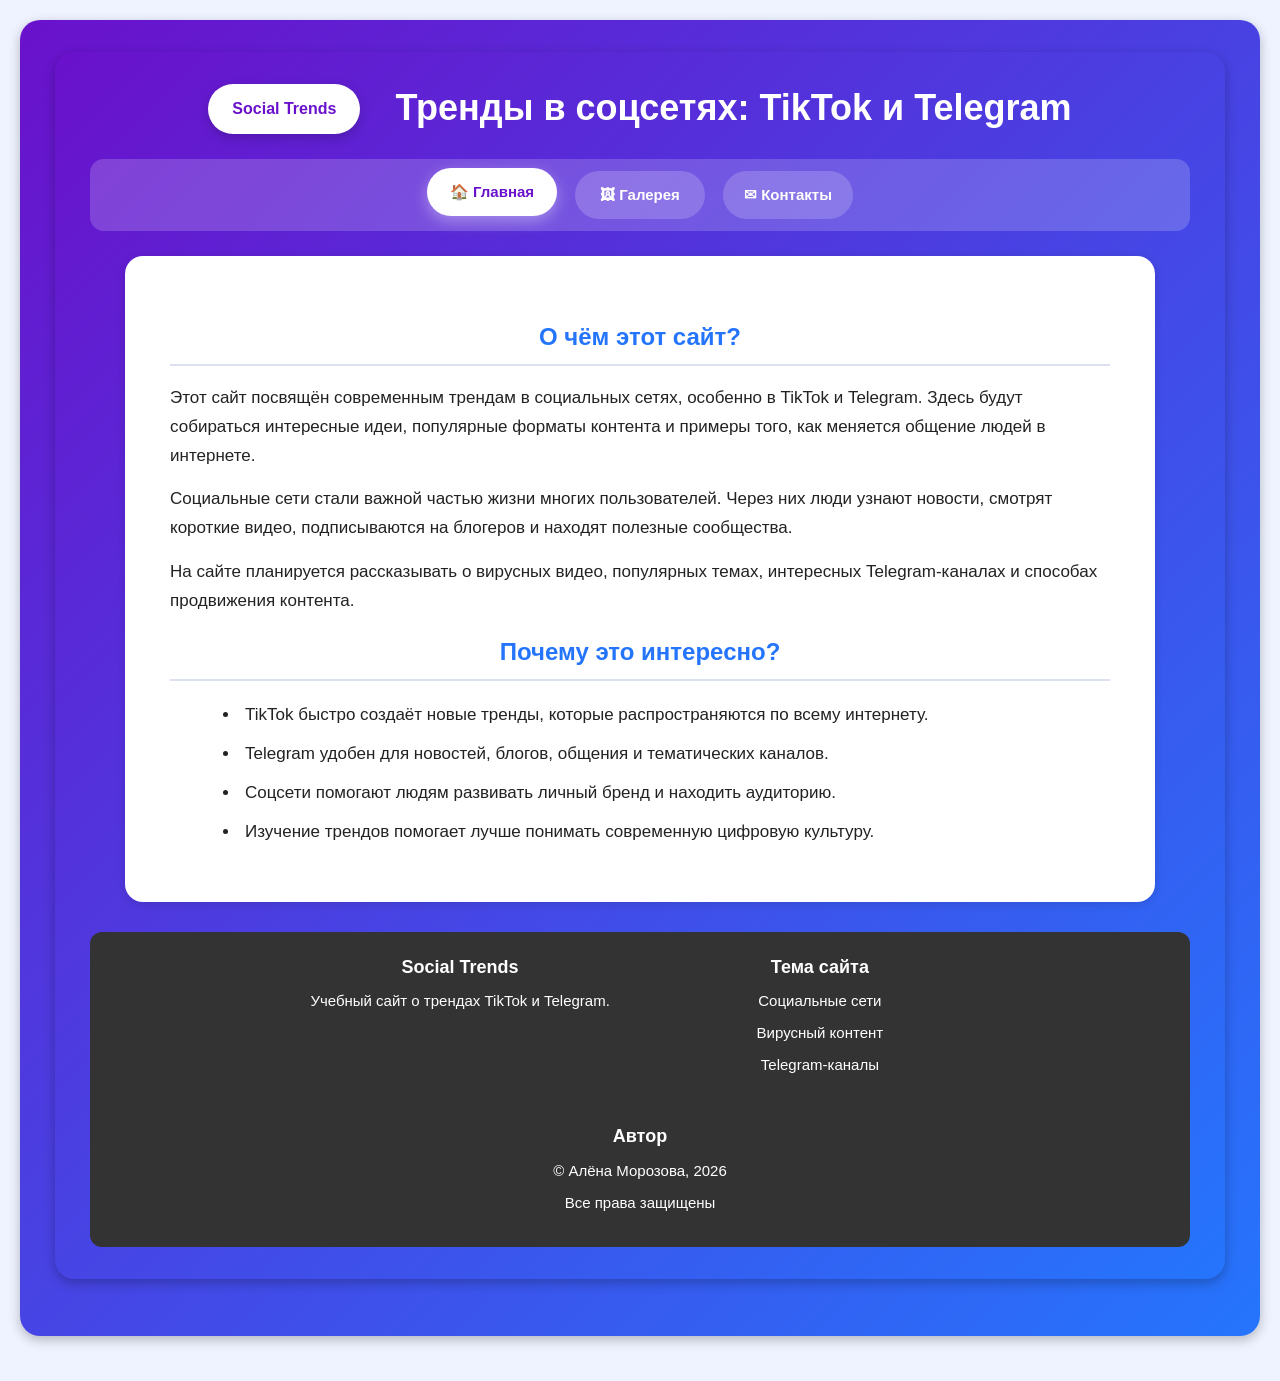
<file: index.html>
<!DOCTYPE html>
<html lang="ru">
<head>
  <meta charset="UTF-8">
  <meta name="viewport" content="width=device-width, initial-scale=1.0">
  <title>Тренды в соцсетях</title>
  <link rel="stylesheet" href="style.css">
</head>
<body>
  <!-- Шапка сайта -->
  <header>

    <header class="site-header">
  <div class="header-top">
    <div class="logo">Social Trends</div>

    <h1>Тренды в соцсетях: TikTok и Telegram</h1>
  </div>

    <nav>
         <ul class="flex-nav">
            <li><a href="index.html" class="active">Главная</a></li>
            <li><a href="gallery.html">Галерея</a></li>
            <li><a href="contacts.html">Контакты</a></li>
         </ul>
    </nav>

  <!-- Основная часть страницы -->
  <main class="home-main">
    <section>
      <h2>О чём этот сайт?</h2>

      <p>
        Этот сайт посвящён современным трендам в социальных сетях, особенно в TikTok и Telegram.
        Здесь будут собираться интересные идеи, популярные форматы контента и примеры того,
        как меняется общение людей в интернете.
      </p>

      <p>
        Социальные сети стали важной частью жизни многих пользователей. Через них люди узнают новости,
        смотрят короткие видео, подписываются на блогеров и находят полезные сообщества.
      </p>

      <p>
        На сайте планируется рассказывать о вирусных видео, популярных темах, интересных Telegram-каналах
        и способах продвижения контента.
      </p>

      <h2>Почему это интересно?</h2>

      <ul>
        <li>TikTok быстро создаёт новые тренды, которые распространяются по всему интернету.</li>
        <li>Telegram удобен для новостей, блогов, общения и тематических каналов.</li>
        <li>Соцсети помогают людям развивать личный бренд и находить аудиторию.</li>
        <li>Изучение трендов помогает лучше понимать современную цифровую культуру.</li>
      </ul>
    </section>
  </main>

  <!-- Подвал сайта -->
 <footer>
  <div class="footer-flex">
    <div class="footer-column">
      <h3>Social Trends</h3>
      <p>Учебный сайт о трендах TikTok и Telegram.</p>
    </div>

    <div class="footer-column">
      <h3>Тема сайта</h3>
      <p>Социальные сети</p>
      <p>Вирусный контент</p>
      <p>Telegram-каналы</p>
    </div>

    <div class="footer-column">
      <h3>Автор</h3>
      <p>© Алёна Морозова, 2026</p>
      <p>Все права защищены</p>
    </div>
  </div>
 </footer>
  </body>
</html>
</file>
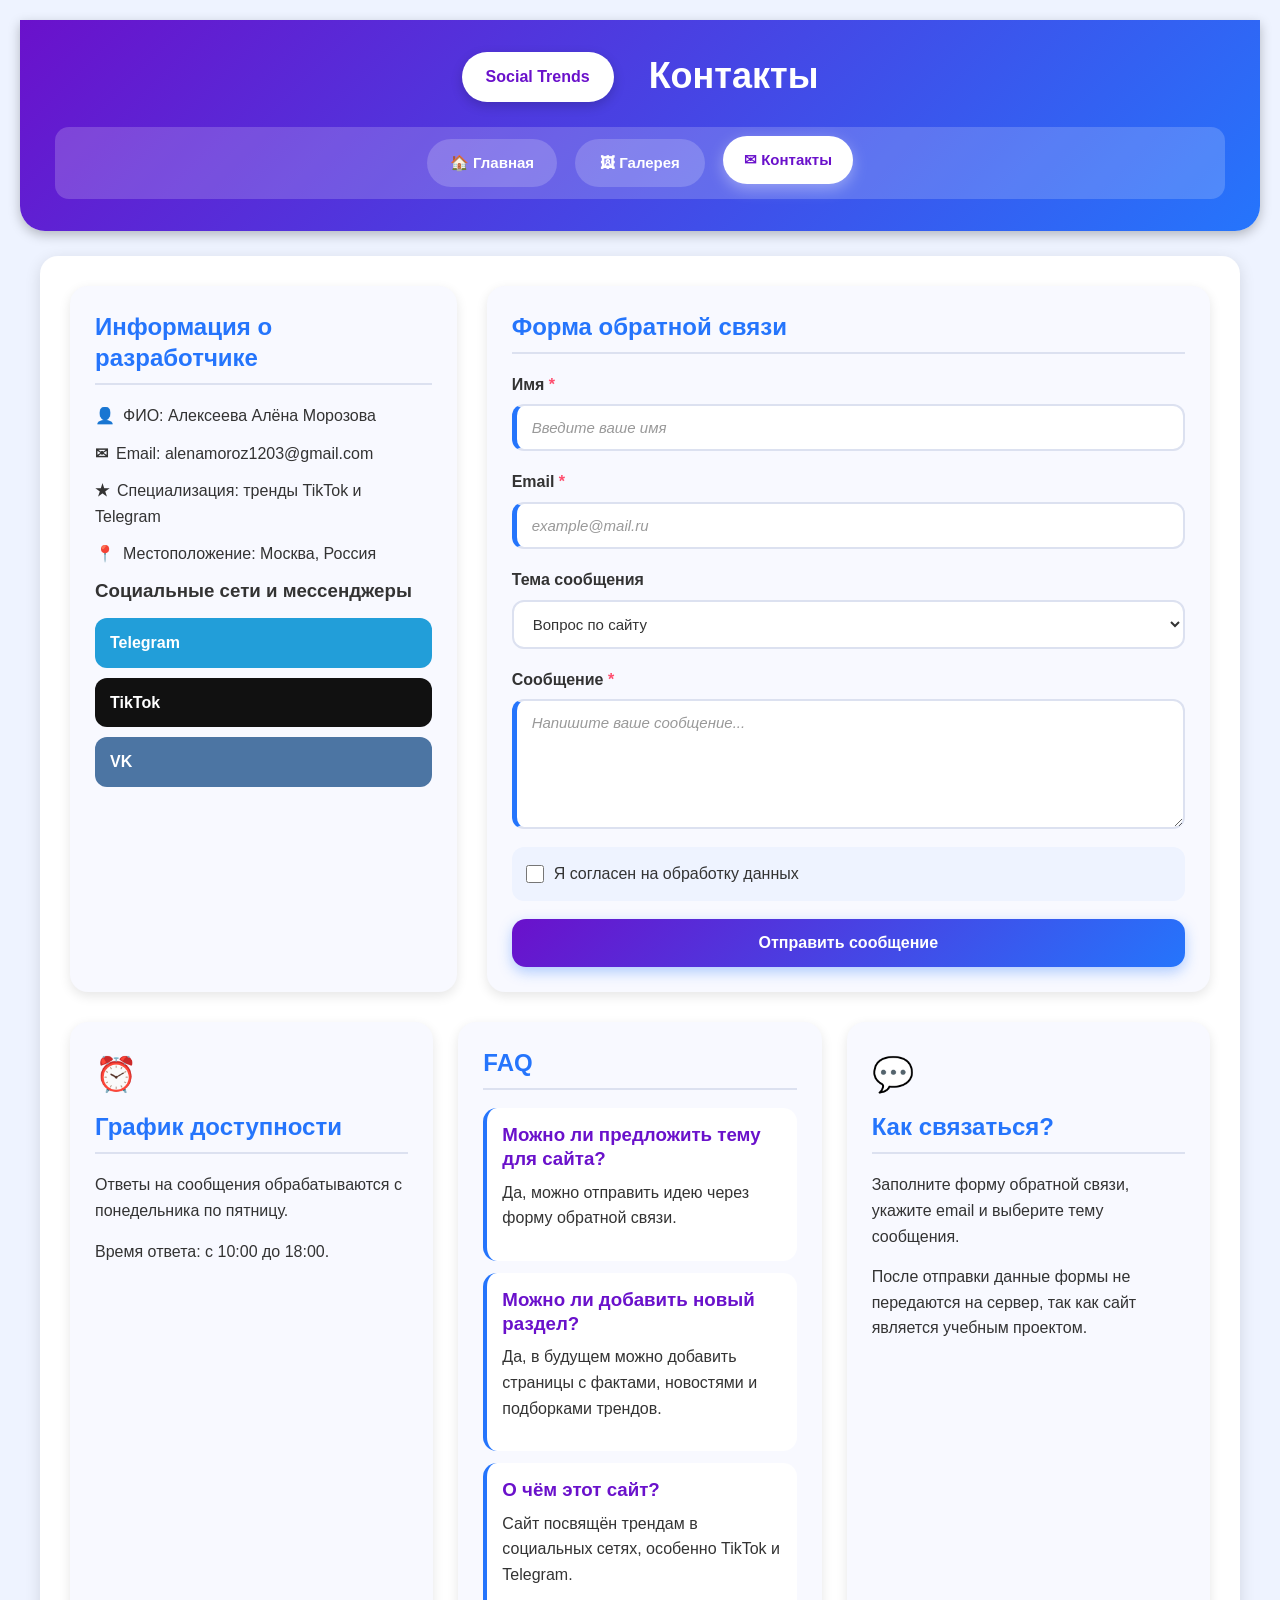
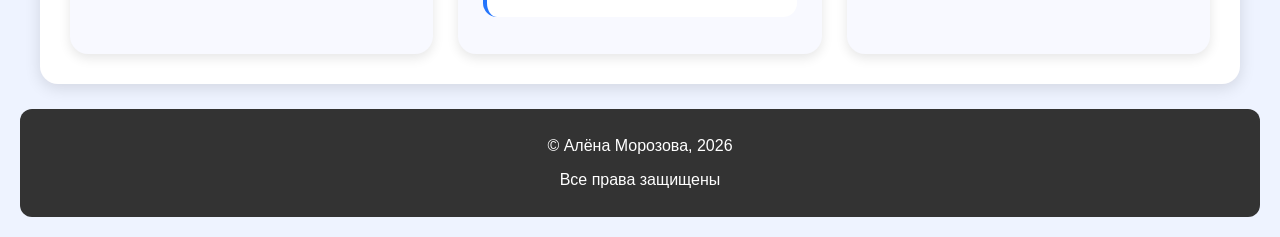
<file: contacts.html>
<!DOCTYPE html>
<html lang="ru">
<head>
  <meta charset="UTF-8">
  <meta name="viewport" content="width=device-width, initial-scale=1.0">
  <title>Контакты — Тренды в соцсетях</title>
  <link rel="stylesheet" href="style.css">
</head>
<body>
  <!-- Шапка страницы -->
  <header class="contacts-header site-header">
  <div class="header-top">
    <div class="logo">Social Trends</div>

    <h1>Контакты</h1>
  </div>

  <nav>
    <ul class="flex-nav">
      <li><a href="index.html">Главная</a></li>
      <li><a href="gallery.html">Галерея</a></li>
      <li><a href="contacts.html" class="active">Контакты</a></li>
    </ul>
  </nav>
</header>

  <!-- Основная часть страницы -->
  <main class="contacts-page">
    <section class="contacts-layout">
      <!-- Информационная карточка -->
      <article class="contact-card">
        <h2>Информация о разработчике</h2>

        <div class="contact-info">
          <p class="info-item person">ФИО: Алексеева Алёна Морозова</p>
          <p class="info-item email">Email: alenamoroz1203@gmail.com</p>
          <p class="info-item theme">Специализация: тренды TikTok и Telegram</p>
          <p class="info-item location">Местоположение: Москва, Россия</p>
        </div>

        <h3>Социальные сети и мессенджеры</h3>

        <ul class="social-links">
          <li><a href="https://t.me/alenoou58" target="_blank">Telegram</a>
          </li>
          <li><a href="https://www.tiktok.com/@alenkauua" target="_blank">TikTok</a>
          </li>
          <li><a href="https://vk.ru/alenoouu58" target="_blank">VK</a>
          </li>
        </ul>
      </article>

      <!-- Форма обратной связи -->
      <section class="feedback-form-section">
        <h2>Форма обратной связи</h2>

        <form class="feedback-form" action="#" method="post">
          <div class="form-group required-field">
            <label for="name">Имя</label>
            <input type="text" id="name" name="name" placeholder="Введите ваше имя" required>
          </div>

          <div class="form-group required-field">
            <label for="email">Email</label>
            <input type="email" id="email" name="email" placeholder="example@mail.ru" required>
          </div>

          <div class="form-group">
            <label for="topic">Тема сообщения</label>
            <select id="topic" name="topic">
              <option value="question">Вопрос по сайту</option>
              <option value="idea">Предложить тренд</option>
              <option value="cooperation">Сотрудничество</option>
              <option value="other">Другое</option>
            </select>
          </div>

          <div class="form-group required-field">
            <label for="message">Сообщение</label>
            <textarea id="message" name="message" placeholder="Напишите ваше сообщение..." required></textarea>
          </div>

          <div class="checkbox-group">
            <input type="checkbox" id="agree" name="agree" required>
            <label for="agree">Я согласен на обработку данных</label>
          </div>

          <button type="submit" class="send-btn">Отправить сообщение</button>
        </form>
      </section>
    </section>

    <!-- Дополнительный информационный блок -->
    <section class="extra-info">
      <article class="work-time">
        <h2>График доступности</h2>
        <p>Ответы на сообщения обрабатываются с понедельника по пятницу.</p>
        <p>Время ответа: с 10:00 до 18:00.</p>
      </article>

      <article class="faq-block">
        <h2>FAQ</h2>

        <div class="faq-item">
          <h3>Можно ли предложить тему для сайта?</h3>
          <p>Да, можно отправить идею через форму обратной связи.</p>
        </div>

        <div class="faq-item">
          <h3>Можно ли добавить новый раздел?</h3>
          <p>Да, в будущем можно добавить страницы с фактами, новостями и подборками трендов.</p>
        </div>

        <div class="faq-item">
          <h3>О чём этот сайт?</h3>
          <p>Сайт посвящён трендам в социальных сетях, особенно TikTok и Telegram.</p>
        </div>
      </article>

      <article class="instruction-block">
        <h2>Как связаться?</h2>
        <p>Заполните форму обратной связи, укажите email и выберите тему сообщения.</p>
        <p>После отправки данные формы не передаются на сервер, так как сайт является учебным проектом.</p>
      </article>
    </section>
  </main>

  <!-- Подвал -->
  <footer>
    <p>© Алёна Морозова, 2026</p>
    <p class="js-status">Все права защищены</p>
  </footer>
</body>
</html>
</file>
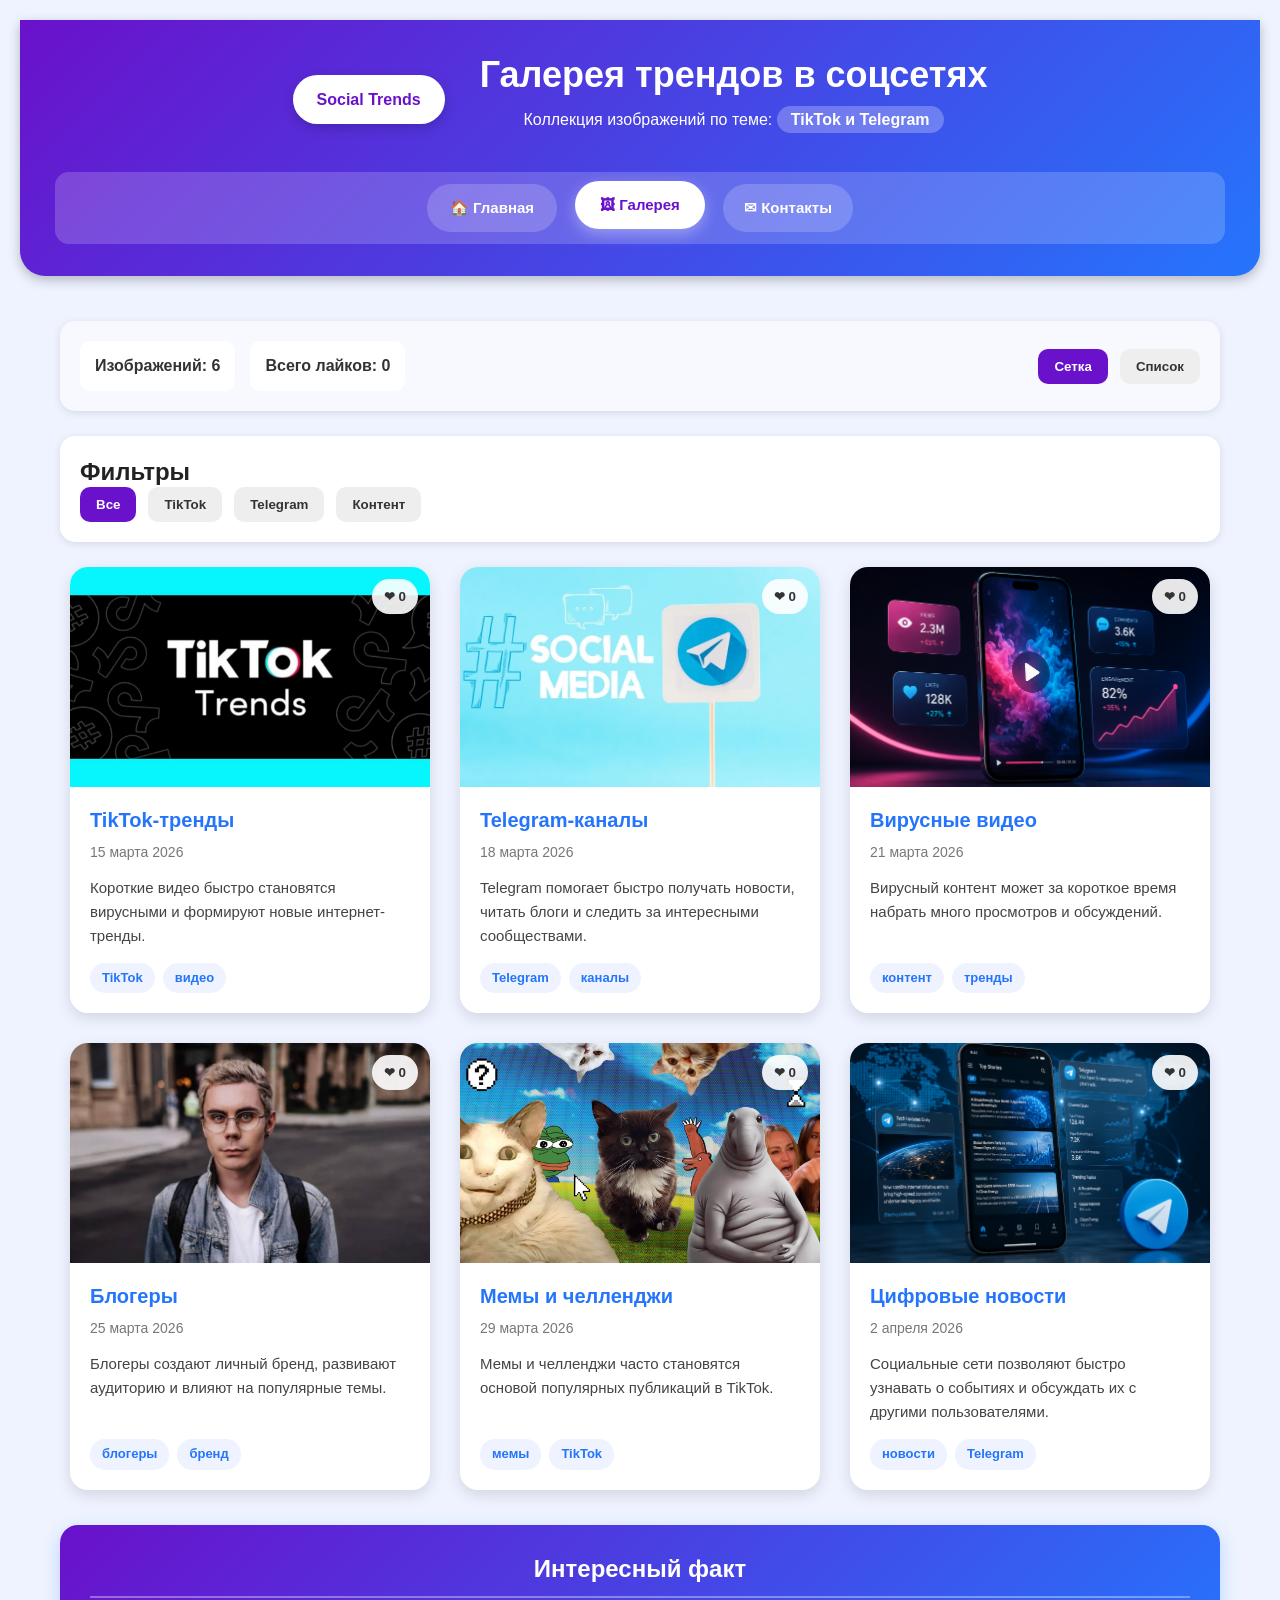
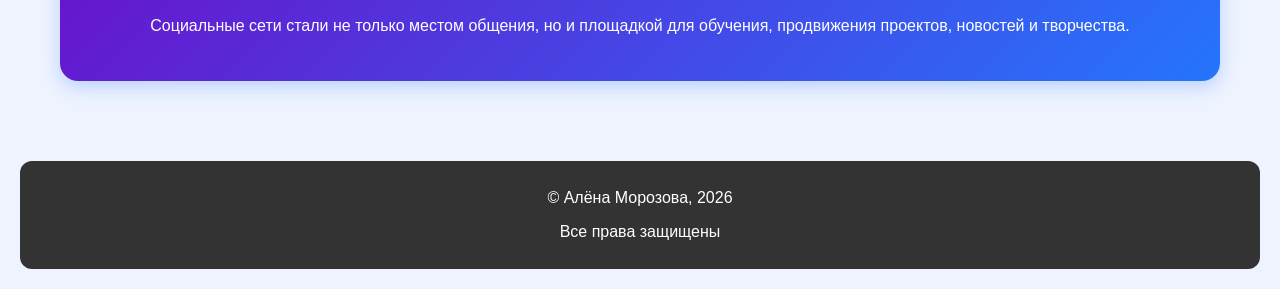
<file: gallery.html>
<!DOCTYPE html>
<html lang="ru">
<head>
  <meta charset="UTF-8">
  <meta name="viewport" content="width=device-width, initial-scale=1.0">
  <title>Галерея — Тренды в соцсетях</title>
  <link rel="stylesheet" href="style.css">
</head>
<body>
  <!-- Шапка страницы галереи -->
  <header class="gallery-header site-header">
  <div class="header-top">
    <div class="logo">Social Trends</div>

    <div>
      <h1>Галерея трендов в соцсетях</h1>
      <p class="subtitle">
        Коллекция изображений по теме:
        <span class="theme-name">TikTok и Telegram</span>
      </p>
    </div>
  </div>

  <nav>
    <ul class="flex-nav">
      <li><a href="index.html">Главная</a></li>
      <li><a href="gallery.html" class="active">Галерея</a></li>
      <li><a href="contacts.html">Контакты</a></li>
    </ul>
  </nav>
</header>

  <!-- Основная часть -->
  <main class="gallery-container">
    <section class="controls-panel">
      <div class="stats">
        <span class="stat-item">
          Изображений: <span id="image-counter">0</span>
        </span>

        <span class="stat-item">
          Всего лайков: <span id="total-likes">0</span>
        </span>
      </div>

      <div class="view-controls">
        <button id="grid-view" class="view-btn active">Сетка</button>
        <button id="list-view" class="view-btn">Список</button>
      </div>
    </section>

    <section class="filters">
      <h2>Фильтры</h2>

      <div class="filter-buttons">
        <button class="filter-btn active" data-filter="all">Все</button>
        <button class="filter-btn" data-filter="tiktok">TikTok</button>
        <button class="filter-btn" data-filter="telegram">Telegram</button>
        <button class="filter-btn" data-filter="content">Контент</button>
      </div>
    </section>

    <!-- Галерея с CSS Grid -->
    <section class="gallery-grid" id="image-gallery">
      <article class="image-card" data-category="tiktok">
        <div class="card-image">
          <img src="images/tiktok-trends.jpg" alt="Популярные TikTok-тренды и короткие видео" class="gallery-img" loading="lazy">

          <div class="image-overlay">
            <button class="like-btn">
              ❤ <span class="like-count">0</span>
            </button>
          </div>
        </div>

        <div class="card-content">
          <h3 class="image-title">TikTok-тренды</h3>
          <p class="image-date">15 марта 2026</p>
          <p class="image-description">
            Короткие видео быстро становятся вирусными и формируют новые интернет-тренды.
          </p>

          <div class="image-tags">
            <span class="tag">TikTok</span>
            <span class="tag">видео</span>
          </div>
        </div>
      </article>

      <article class="image-card" data-category="telegram">
        <div class="card-image">
          <img src="images/telegram-channels.jpg" alt="Telegram-каналы с новостями и полезной информацией" class="gallery-img" loading="lazy">

          <div class="image-overlay">
            <button class="like-btn">
              ❤ <span class="like-count">0</span>
            </button>
          </div>
        </div>

        <div class="card-content">
          <h3 class="image-title">Telegram-каналы</h3>
          <p class="image-date">18 марта 2026</p>
          <p class="image-description">
            Telegram помогает быстро получать новости, читать блоги и следить за интересными сообществами.
          </p>

          <div class="image-tags">
            <span class="tag">Telegram</span>
            <span class="tag">каналы</span>
          </div>
        </div>
      </article>

      <article class="image-card" data-category="content">
        <div class="card-image">
          <img src="images/viral-video.jpg" alt="Вирусное видео в социальных сетях" class="gallery-img" loading="lazy">

          <div class="image-overlay">
            <button class="like-btn">
              ❤ <span class="like-count">0</span>
            </button>
          </div>
        </div>

        <div class="card-content">
          <h3 class="image-title">Вирусные видео</h3>
          <p class="image-date">21 марта 2026</p>
          <p class="image-description">
            Вирусный контент может за короткое время набрать много просмотров и обсуждений.
          </p>

          <div class="image-tags">
            <span class="tag">контент</span>
            <span class="tag">тренды</span>
          </div>
        </div>
      </article>

      <article class="image-card" data-category="content">
        <div class="card-image">
          <img src="images/bloggers.jpg" alt="Блогеры создают контент для социальных сетей" class="gallery-img" loading="lazy">

          <div class="image-overlay">
            <button class="like-btn">
              ❤ <span class="like-count">0</span>
            </button>
          </div>
        </div>

        <div class="card-content">
          <h3 class="image-title">Блогеры</h3>
          <p class="image-date">25 марта 2026</p>
          <p class="image-description">
            Блогеры создают личный бренд, развивают аудиторию и влияют на популярные темы.
          </p>

          <div class="image-tags">
            <span class="tag">блогеры</span>
            <span class="tag">бренд</span>
          </div>
        </div>
      </article>

      <article class="image-card" data-category="tiktok">
        <div class="card-image">
          <img src="images/memes.jpg" alt="Мемы и развлекательный контент в TikTok" class="gallery-img" loading="lazy">

          <div class="image-overlay">
            <button class="like-btn">
              ❤ <span class="like-count">0</span>
            </button>
          </div>
        </div>

        <div class="card-content">
          <h3 class="image-title">Мемы и челленджи</h3>
          <p class="image-date">29 марта 2026</p>
          <p class="image-description">
            Мемы и челленджи часто становятся основой популярных публикаций в TikTok.
          </p>

          <div class="image-tags">
            <span class="tag">мемы</span>
            <span class="tag">TikTok</span>
          </div>
        </div>
      </article>

      <article class="image-card" data-category="telegram">
        <div class="card-image">
          <img src="images/digital-news.jpg" alt="Цифровые новости в Telegram и социальных сетях" class="gallery-img" loading="lazy">

          <div class="image-overlay">
            <button class="like-btn">
              ❤ <span class="like-count">0</span>
            </button>
          </div>
        </div>

        <div class="card-content">
          <h3 class="image-title">Цифровые новости</h3>
          <p class="image-date">2 апреля 2026</p>
          <p class="image-description">
            Социальные сети позволяют быстро узнавать о событиях и обсуждать их с другими пользователями.
          </p>

          <div class="image-tags">
            <span class="tag">новости</span>
            <span class="tag">Telegram</span>
          </div>
        </div>
      </article>
    </section>

    <aside class="gallery-info">
      <h2>Интересный факт</h2>
      <p>
        Социальные сети стали не только местом общения, но и площадкой для обучения,
        продвижения проектов, новостей и творчества.
      </p>
    </aside>
  </main>

  <!-- Подвал -->
  <footer class="gallery-footer">
    <p>© Алёна Морозова, 2026</p>
    <p class="js-status">Все права защищены</p>
  </footer>

  <script src="script.js"></script>
</body>
</html>
</file>
<file: style.css>
/* ================================
   1. Общие настройки страницы
   Здесь задаются базовые стили для всего сайта
================================ */

/* Убираем стандартные отступы браузера и делаем нормальный расчёт размеров */
* {
  margin: 0;
  padding: 0;
  box-sizing: border-box;
}

/* Цвет выделенного текста на странице */
::selection {
  background-color: #6a11cb;
  color: white;
}

/* Основные стили для всей страницы */
body {
  font-family: Verdana, Geneva, sans-serif;
  background-color: #eef3ff;
  color: #222;
  line-height: 1.6;
  padding: 20px;
}

/* Общие настройки заголовков */
h1,
h2,
h3 {
  line-height: 1.3;
}

/* Общие настройки абзацев */
p {
  margin-bottom: 15px;
  font-size: 16px;
}

/* Общие настройки списков */
ul {
  margin-left: 25px;
  margin-bottom: 20px;
}

ul li {
  margin-bottom: 10px;
}


/* ================================
   2. Шапка сайта и меню
   Здесь оформляется верхняя часть всех страниц
================================ */

/* Общий стиль шапки для всех страниц */
header,
.site-header,
.gallery-header,
.contacts-header {
  background: linear-gradient(135deg, #6a11cb, #2575fc);
  color: white;
  padding: 32px 35px;
  text-align: center;
  border-radius: 20px;
  margin-bottom: 25px;
  box-shadow: 0 4px 12px rgba(0, 0, 0, 0.25);
}

/* Для страниц галереи и контактов нижние углы сделаны более заметными */
.gallery-header,
.contacts-header {
  border-radius: 0 0 25px 25px;
}

/* Верхняя часть шапки: логотип и заголовок */
.header-top {
  display: flex;
  justify-content: center;
  align-items: center;
  gap: 35px;
  flex-wrap: wrap;
  text-align: center;
  margin-bottom: 25px;
}

/* Логотип сайта */
.logo {
  background-color: white;
  color: #6a11cb;
  padding: 12px 24px;
  border-radius: 30px;
  font-weight: bold;
  font-size: 16px;
  white-space: nowrap;
  box-shadow: 0 4px 12px rgba(0, 0, 0, 0.18);
}

/* Главный заголовок в шапке */
header h1,
.header-top h1 {
  color: white;
  font-size: 36px;
  margin: 0;
}

/* Подзаголовок на странице галереи */
.subtitle {
  font-size: 16px;
  margin-top: 8px;
}

/* Выделение темы сайта в подзаголовке */
.theme-name {
  background-color: rgba(255, 255, 255, 0.25);
  padding: 5px 14px;
  border-radius: 20px;
  font-weight: bold;
}

/* Блок навигации */
nav {
  background-color: rgba(255, 255, 255, 0.18);
  padding: 12px;
  border-radius: 14px;
  margin-top: 15px;
}

/* Меню сделано через Flexbox */
.flex-nav,
.nav-grid {
  display: flex;
  justify-content: center;
  align-items: center;
  gap: 18px;
  flex-wrap: wrap;
  list-style: none;
  margin: 0;
  padding: 0;
}

/* Убираем лишние отступы у пунктов меню */
.flex-nav li,
.nav-grid li {
  margin: 0;
}

/* Ссылки меню выглядят как кнопки */
.flex-nav a,
.nav-link {
  display: block;
  min-width: 130px;
  padding: 12px 20px;
  background-color: rgba(255, 255, 255, 0.18);
  color: white;
  text-align: center;
  text-decoration: none;
  border-radius: 25px;
  font-weight: bold;
  font-size: 15px;
  transition: 0.3s;
}

/* Эффект при наведении и активная страница */
.flex-nav a:hover,
.flex-nav a.active,
.nav-link:hover,
.nav-link.active {
  background-color: white;
  color: #6a11cb;
  transform: translateY(-3px);
  box-shadow: 0 5px 15px rgba(255, 255, 255, 0.35);
}

/* Иконка перед ссылкой "Главная" */
.flex-nav li:nth-child(1) a::before,
.nav-grid li:nth-child(1) a::before {
  content: "🏠 ";
}

/* Иконка перед ссылкой "Галерея" */
.flex-nav li:nth-child(2) a::before,
.nav-grid li:nth-child(2) a::before {
  content: "🖼 ";
}

/* Иконка перед ссылкой "Контакты" */
.flex-nav li:nth-child(3) a::before,
.nav-grid li:nth-child(3) a::before {
  content: "✉ ";
}


/* ================================
   3. Главная страница index.html
   Здесь оформляется основной текст сайта
================================ */

/* Основной белый блок на главной странице */
.home-main {
  width: calc(100% - 70px);
  max-width: none;
  margin: 25px auto 30px auto;
  background-color: white;
  color: #222;
  padding: 45px;
  border-radius: 18px;
  box-shadow: 0 2px 10px rgba(0, 0, 0, 0.12);
}

/* Заголовки второго уровня на главной */
.home-main h2 {
  color: #2575fc;
  text-align: center;
  margin: 20px 0 18px 0;
  padding-bottom: 12px;
  border-bottom: 2px solid #dce1f0;
}

/* Абзацы на главной странице */
.home-main p {
  color: #222;
  font-size: 17px;
  line-height: 1.7;
  text-align: left;
}

/* Список причин на главной странице */
.home-main section > ul {
  max-width: 850px;
  margin: 20px auto 0 auto;
  padding-left: 25px;
  text-align: left;
  list-style-position: outside;
}

/* Пункты списка */
.home-main section > ul li {
  color: #222;
  font-size: 17px;
  line-height: 1.7;
  text-align: left;
  padding-left: 5px;
}

/* Эффект при наведении на пункт списка */
.home-main section > ul li:hover {
  color: #6a11cb;
  font-weight: bold;
}

/* ================================
   4. Страница gallery.html
   Здесь оформляется галерея изображений
================================ */

/* Основной контейнер страницы галереи */
.gallery-container {
  max-width: 1200px;
  margin: 0 auto 30px auto;
  padding: 20px;
}

/* Панель со счётчиками и кнопками вида */
.controls-panel {
  display: flex;
  justify-content: space-between;
  align-items: center;
  gap: 20px;

  background-color: #f8f9ff;
  padding: 20px;
  border-radius: 15px;
  margin-bottom: 25px;
  box-shadow: 0 2px 8px rgba(0, 0, 0, 0.1);
}

/* Блок статистики */
.stats {
  display: flex;
  gap: 15px;
  flex-wrap: wrap;
}

/* Отдельная карточка статистики */
.stat-item {
  background-color: white;
  padding: 12px 15px;
  border-radius: 10px;
  font-weight: bold;
  color: #333;
}

/* Кнопки переключения вида */
.view-controls {
  display: flex;
  gap: 12px;
}

/* Общий стиль кнопок управления и фильтрации */
.view-btn,
.filter-btn {
  border: none;
  background-color: #eeeeee;
  color: #333;
  padding: 10px 16px;
  border-radius: 10px;
  cursor: pointer;
  font-weight: bold;
  transition: 0.3s;
}

/* Эффект наведения на кнопки */
.view-btn:hover,
.filter-btn:hover {
  background-color: #2575fc;
  color: white;
}

/* Активная кнопка */
.view-btn.active,
.filter-btn.active {
  background-color: #6a11cb;
  color: white;
}

/* Блок фильтров */
.filters {
  background-color: white;
  padding: 20px;
  border-radius: 15px;
  margin-bottom: 25px;
  box-shadow: 0 2px 8px rgba(0, 0, 0, 0.1);
}

/* Кнопки фильтров расположены через Flexbox */
.filter-buttons {
  display: flex;
  flex-wrap: wrap;
  gap: 12px;
}

/* Галерея карточек через Flexbox */
.gallery-grid {
  display: flex;
  flex-wrap: wrap;
  justify-content: center;
  align-items: stretch;
  gap: 30px;
  margin-bottom: 35px;
}

/* Вид галереи списком */
.gallery-grid.list-view {
  flex-direction: column;
  align-items: center;
}

/* Карточка изображения */
.image-card {
  flex: 1 1 300px;
  max-width: 360px;

  display: flex;
  flex-direction: column;

  background-color: white;
  border-radius: 18px;
  overflow: hidden;
  box-shadow: 0 5px 15px rgba(0, 0, 0, 0.12);
  transition: 0.3s;
  animation: fadeIn 0.5s ease forwards;
}

/* Карточка при режиме списка */
.gallery-grid.list-view .image-card {
  max-width: 800px;
  width: 100%;
}

/* Эффект поднятия карточки */
.image-card:hover {
  transform: translateY(-8px);
  box-shadow: 0 12px 25px rgba(0, 0, 0, 0.18);
}

/* Блок с картинкой */
.card-image {
  position: relative;
  height: 220px;
  overflow: hidden;
}

/* Сама картинка внутри карточки */
.gallery-img {
  width: 100%;
  height: 100%;
  object-fit: cover;
  transition: 0.4s;
}

/* Лёгкое увеличение картинки при наведении */
.image-card:hover .gallery-img {
  transform: scale(1.08);
}

/* Блок с кнопкой лайка поверх картинки */
.image-overlay {
  position: absolute;
  top: 12px;
  right: 12px;
}

/* Кнопка лайка */
.like-btn {
  background-color: rgba(255, 255, 255, 0.9);
  color: #333;
  border: none;
  padding: 10px 12px;
  border-radius: 20px;
  cursor: pointer;
  font-weight: bold;
  transition: 0.3s;
}

/* Кнопка лайка при наведении и после нажатия */
.like-btn:hover,
.like-btn.liked {
  background-color: #ff4d6d;
  color: white;
}

/* Текстовая часть карточки */
.card-content {
  display: flex;
  flex-direction: column;
  flex-grow: 1;
  padding: 20px;
}

/* Заголовок карточки */
.image-title {
  color: #2575fc;
  font-size: 20px;
  margin-bottom: 8px;
}

/* Дата карточки */
.image-date {
  color: #777;
  font-size: 14px;
  margin-bottom: 12px;
}

/* Описание карточки */
.image-description {
  color: #444;
  font-size: 15px;
  margin-bottom: 15px;
  flex-grow: 1;
}

/* Блок тегов */
.image-tags {
  display: flex;
  flex-wrap: wrap;
  gap: 8px;
}

/* Отдельный тег */
.tag {
  background-color: rgb(238, 243, 255);
  color: #2575fc;
  padding: 5px 12px;
  border-radius: 15px;
  font-size: 13px;
  font-weight: bold;
}

/* Блок "Интересный факт" */
.gallery-info {
  background: linear-gradient(135deg, #6a11cb, #2575fc);
  color: white;
  padding: 28px 30px;
  border-radius: 18px;
  text-align: center;
  margin-bottom: 30px;
  box-shadow: 0 6px 18px rgba(37, 117, 252, 0.25);
}

/* Заголовок в блоке "Интересный факт" */
.gallery-info h2,
.gallery-info h3 {
  color: white;
  border-bottom: 2px solid rgba(255, 255, 255, 0.35);
  padding-bottom: 12px;
  margin-bottom: 15px;
}

/* Текст в блоке "Интересный факт" */
.gallery-info p {
  color: white;
  text-align: center;
  font-size: 16px;
  line-height: 1.6;
}

/* Класс для скрытия карточек при фильтрации */
.hidden {
  display: none;
}


/* ================================
   5. Страница contacts.html
   Здесь оформляются контакты и форма
================================ */

/* Основной контейнер страницы контактов */
.contacts-page {
  max-width: 1200px;
  margin: 0 auto 25px auto;
  background-color: white;
  color: #333;
  padding: 30px;
  border-radius: 18px;
  overflow: hidden;
  box-shadow: 0 4px 16px rgba(0, 0, 0, 0.12);
}

/* Блок с карточкой разработчика и формой */
.contacts-layout {
  display: flex;
  gap: 30px;
  align-items: stretch;
  margin-bottom: 30px;
}

/* Карточка разработчика занимает меньше места */
.contact-card {
  flex: 1;
}

/* Форма занимает больше места */
.feedback-form-section {
  flex: 2;
}

/* Общий вид карточек на странице контактов */
.contact-card,
.feedback-form-section,
.work-time,
.faq-block,
.instruction-block {
  background-color: #f8f9ff;
  padding: 25px;
  border-radius: 18px;
  overflow: hidden;
  box-shadow: 0 4px 12px rgba(0, 0, 0, 0.10);
}

/* Заголовки в блоках контактов */
.contact-card h2,
.feedback-form-section h2,
.extra-info h2 {
  color: #2575fc;
  margin-bottom: 18px;
  border-bottom: 2px solid #dce1f0;
  padding-bottom: 10px;
}

/* Иконки перед строками информации */
.info-item::before {
  display: inline-block;
  margin-right: 8px;
  font-weight: bold;
}

/* Иконка ФИО */
.info-item.person::before {
  content: "👤";
}

/* Иконка email */
.info-item.email::before {
  content: "✉";
}

/* Иконка специализации */
.info-item.theme::before {
  content: "★";
}

/* Иконка местоположения */
.info-item.location::before {
  content: "📍";
}

/* Строки с контактной информацией */
.contact-info p {
  margin-bottom: 12px;
}

/* Список социальных сетей */
.social-links {
  display: flex;
  flex-direction: column;
  gap: 10px;

  list-style-type: none;
  margin-left: 0;
  margin-top: 15px;
}

/* Убираем лишний отступ у пунктов соцсетей */
.social-links li {
  margin-bottom: 0;
}

/* Цвет кнопки Telegram */
.social-links li:nth-child(1) a {
  background-color: #229ed9;
}

/* Цвет кнопки TikTok */
.social-links li:nth-child(2) a {
  background-color: #111;
}

/* Цвет кнопки VK */
.social-links li:nth-child(3) a {
  background-color: #4c75a3;
}

/* Ссылки социальных сетей сделаны кнопками */
.social-links a {
  display: block;
  color: white;
  text-decoration: none;
  padding: 12px 15px;
  border-radius: 12px;
  font-weight: bold;
  transition: 0.3s;
}

/* Эффект наведения на социальные сети */
.social-links a:hover {
  transform: translateX(8px);
  box-shadow: 0 4px 12px rgba(0, 0, 0, 0.25);
}

/* Форма обратной связи */
.feedback-form {
  display: flex;
  flex-direction: column;
  gap: 18px;
}

/* Отдельная группа поля формы */
.form-group {
  display: flex;
  flex-direction: column;
  gap: 7px;
}

/* Подписи полей формы */
.form-group label {
  font-weight: bold;
  color: #333;
}

/* Звёздочка у обязательных полей */
.required-field label::after {
  content: " *";
  color: #ff4d6d;
  font-weight: bold;
}

/* Поля ввода, список и сообщение */
.feedback-form input,
.feedback-form select,
.feedback-form textarea {
  width: 100%;
  padding: 13px 15px;
  border: 2px solid #dce1f0;
  border-radius: 12px;
  font-size: 15px;
  font-family: Verdana, Geneva, sans-serif;
  outline: none;
  transition: 0.3s;
  background-color: white;
  color: #333;
}

/* Поле для сообщения */
.feedback-form textarea {
  min-height: 130px;
  resize: vertical;
  overflow: auto;
}

/* Подсказки внутри полей */
.feedback-form input::placeholder,
.feedback-form textarea::placeholder {
  color: #999;
  font-style: italic;
}

/* Поле при клике */
.feedback-form input:focus,
.feedback-form select:focus,
.feedback-form textarea:focus {
  border-color: #6a11cb;
  box-shadow: 0 0 0 4px rgba(106, 17, 203, 0.15);
}

/* Обязательные поля выделяются слева */
.feedback-form input:required,
.feedback-form textarea:required {
  border-left: 5px solid #2575fc;
}

/* Правильно заполненное поле */
.feedback-form input:valid,
.feedback-form textarea:valid {
  border-color: #32c671;
}

/* Неправильно заполненное поле при фокусе */
.feedback-form input:invalid:focus,
.feedback-form textarea:invalid:focus {
  border-color: #ff4d6d;
}

/* Блок чекбокса */
.checkbox-group {
  display: flex;
  align-items: center;
  gap: 10px;

  background-color: #eef3ff;
  padding: 14px;
  border-radius: 12px;
}

/* Сам чекбокс */
.checkbox-group input {
  width: 18px;
  height: 18px;
  accent-color: #6a11cb;
}

/* Текст чекбокса после выбора */
.checkbox-group input:checked + label {
  color: #6a11cb;
  font-weight: bold;
}

/* Кнопка отправки формы */
.send-btn {
  border: none;
  background: linear-gradient(135deg, #6a11cb, #2575fc);
  color: white;
  padding: 15px 20px;
  border-radius: 14px;
  font-size: 16px;
  font-weight: bold;
  cursor: pointer;
  transition: 0.3s;
  box-shadow: 0 5px 14px rgba(37, 117, 252, 0.35);
}

/* Кнопка при наведении */
.send-btn:hover {
  transform: translateY(-3px);
  box-shadow: 0 8px 20px rgba(37, 117, 252, 0.45);
}

/* Кнопка в момент нажатия */
.send-btn:active {
  transform: translateY(0);
}

/* Нижние информационные блоки */
.extra-info {
  display: flex;
  gap: 25px;
  align-items: stretch;
}

/* Каждый нижний блок занимает равное место */
.extra-info article {
  flex: 1;
}

/* Элемент FAQ */
.faq-item {
  background-color: white;
  padding: 15px;
  border-radius: 14px;
  margin-bottom: 12px;
  border-left: 4px solid #2575fc;
}

/* Заголовок вопроса FAQ */
.faq-item h3 {
  color: #6a11cb;
  margin-bottom: 8px;
}

/* Иконка перед блоком "Как связаться" */
.instruction-block::before {
  content: "💬";
  display: block;
  font-size: 34px;
  margin-bottom: 10px;
}

/* Иконка перед блоком "График доступности" */
.work-time::before {
  content: "⏰";
  display: block;
  font-size: 34px;
  margin-bottom: 10px;
}


/* ================================
   6. Подвал сайта
   Здесь оформляется нижняя часть страниц
================================ */

/* Общий стиль подвала */
footer,
.gallery-footer {
  display: flex;
  flex-direction: column;
  align-items: center;
  justify-content: center;

  gap: 8px;
  background-color: #333;
  color: white;
  text-align: center;
  padding: 24px;
  border-radius: 12px;
  font-size: 14px;
  margin-top: 25px;
}

/* Абзацы в подвале */
footer p,
.gallery-footer p {
  margin: 0;
  color: white;
}

/* Строка "Все права защищены" */
.js-status {
  color: white;
  font-weight: normal;
}

/* Футер с колонками, если он используется */
.footer-flex {
  display: flex;
  justify-content: center;
  align-items: flex-start;
  gap: 40px;
  flex-wrap: wrap;
}

/* Одна колонка футера */
.footer-column {
  flex: 1 1 220px;
  text-align: center;
}

/* Заголовок колонки футера */
.footer-column h3 {
  color: white;
  margin-bottom: 10px;
  font-size: 18px;
}

/* Текст колонки футера */
.footer-column p {
  color: white;
  margin-bottom: 8px;
  font-size: 15px;
}


/* ================================
   7. Анимация
   Здесь задаётся появление карточек галереи
================================ */

/* Анимация плавного появления карточек */
@keyframes fadeIn {
  from {
    opacity: 0;
    transform: translateY(20px);
  }

  to {
    opacity: 1;
    transform: translateY(0);
  }
}


/* ================================
   8. Адаптивность
   Здесь сайт подстраивается под планшеты и телефоны
================================ */

/* Настройки для планшетов */
@media (max-width: 900px) {
  .header-top {
    flex-direction: column;
    gap: 18px;
  }

  .contacts-layout,
  .extra-info {
    flex-direction: column;
  }

  .controls-panel {
    flex-direction: column;
    text-align: center;
  }

  .stats,
  .view-controls {
    justify-content: center;
  }
}

/* Настройки для телефонов */
@media (max-width: 600px) {
  body {
    padding: 10px;
  }

  header,
  .site-header,
  .gallery-header,
  .contacts-header {
    padding: 28px 15px;
  }

  header h1,
  .header-top h1 {
    font-size: 28px;
  }

  nav {
    width: 100%;
  }

  .flex-nav,
  .nav-grid {
    flex-direction: column;
    gap: 12px;
  }

  .flex-nav a,
  .nav-link {
    width: 100%;
    min-width: 220px;
  }

  .home-main,
  .contacts-page,
  .gallery-container {
    width: 100%;
    padding: 20px;
  }

  .gallery-grid {
    flex-direction: column;
    align-items: center;
  }

  .image-card {
    width: 100%;
    max-width: 100%;
  }

  .filter-buttons,
  .stats,
  .view-controls {
    flex-direction: column;
  }

  .checkbox-group {
    align-items: flex-start;
  }

  .send-btn {
    width: 100%;
  }

  .footer-flex {
    flex-direction: column;
    align-items: center;
  }
}
</file>
